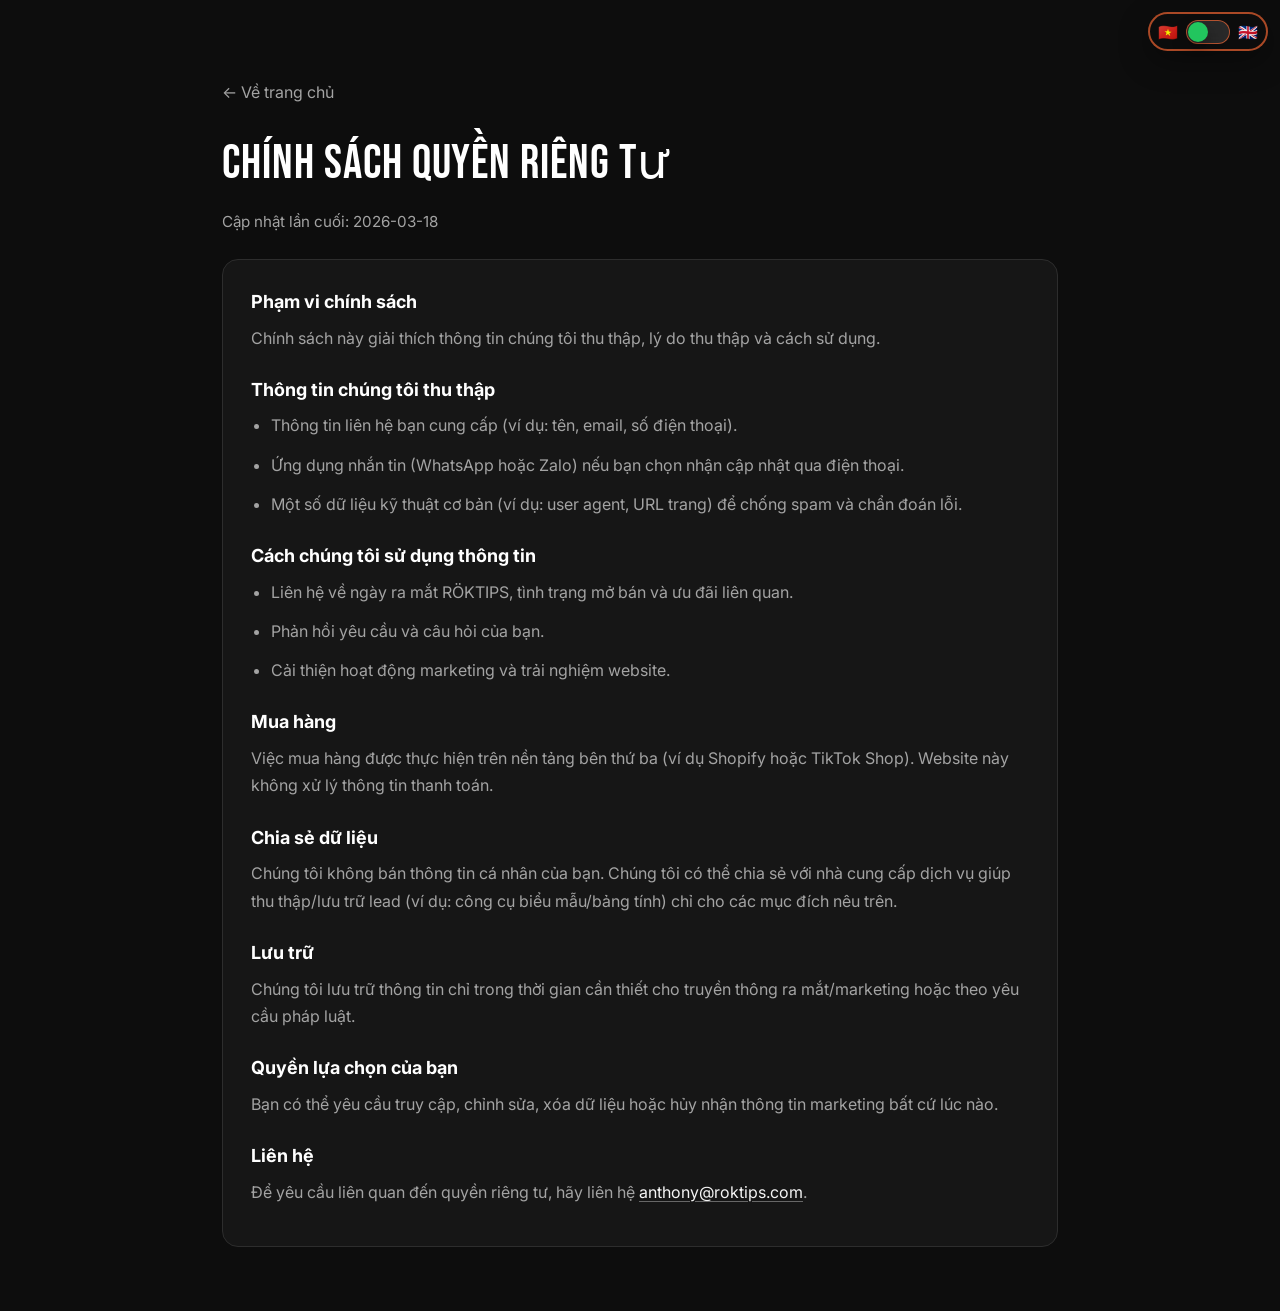
<file: privacy.html>
<!DOCTYPE html>
<html lang="vi">
<head>
  <meta charset="UTF-8">
  <meta name="viewport" content="width=device-width, initial-scale=1.0">
  <meta name="description" data-i18n-content="privacy.metaDescription" content="Privacy Policy for RÖKTIPS.">
  <title data-i18n="privacy.metaTitle">Privacy Policy – RÖKTIPS</title>
  <link rel="preconnect" href="https://fonts.googleapis.com">
  <link rel="preconnect" href="https://fonts.gstatic.com" crossorigin>
  <link href="https://fonts.googleapis.com/css2?family=Bebas+Neue&family=Inter:wght@400;500;600;700&display=swap" rel="stylesheet">
  <link rel="stylesheet" href="css/styles.css?v=6">
</head>
<body>
  <!-- Language toggle -->
  <div class="lang-toggle" aria-label="Language selector" data-i18n-aria="lang.aria">
    <span class="lang-toggle__flag" aria-hidden="true" title="Tiếng Việt" data-i18n-title="lang.vnTitle">🇻🇳</span>
    <label class="lang-toggle__switch">
      <input type="checkbox" class="lang-toggle__input" id="lang-toggle" aria-label="Toggle language" data-i18n-aria="lang.toggleAria">
      <span class="lang-toggle__track" aria-hidden="true"></span>
      <span class="lang-toggle__thumb" aria-hidden="true"></span>
    </label>
    <span class="lang-toggle__flag" aria-hidden="true" title="English" data-i18n-title="lang.enTitle">🇬🇧</span>
  </div>

  <main class="legal">
    <div class="container legal__container">
      <a class="legal__back" href="index.html" data-i18n="legal.back">← Back to home</a>
      <h1 class="legal__title" data-i18n="privacy.title">Privacy Policy</h1>
      <p class="legal__updated" data-i18n="legal.updated">Last updated: 2026-03-18</p>

      <div class="legal__card">
        <h2 class="legal__heading" data-i18n="privacy.introTitle">What this policy covers</h2>
        <p class="legal__text" data-i18n="privacy.introText">
          This policy explains what information we collect, why we collect it, and how we use it.
        </p>

        <h2 class="legal__heading" data-i18n="privacy.collectTitle">Information we collect</h2>
        <ul class="legal__list">
          <li class="legal__text" data-i18n="privacy.collect1">Contact details you provide (such as name, email, and phone number).</li>
          <li class="legal__text" data-i18n="privacy.collect2">Preferred messaging app (WhatsApp or Zalo) if you opt in to phone updates.</li>
          <li class="legal__text" data-i18n="privacy.collect3">Basic technical data sent by your browser (such as user agent and the page URL) to help us prevent spam and diagnose issues.</li>
        </ul>

        <h2 class="legal__heading" data-i18n="privacy.useTitle">How we use your information</h2>
        <ul class="legal__list">
          <li class="legal__text" data-i18n="privacy.use1">To contact you about the RokTips launch, availability, and related offers.</li>
          <li class="legal__text" data-i18n="privacy.use2">To respond to your requests and questions.</li>
          <li class="legal__text" data-i18n="privacy.use3">To improve our marketing and website experience.</li>
        </ul>

        <h2 class="legal__heading" data-i18n="privacy.purchaseTitle">Purchases</h2>
        <p class="legal__text" data-i18n="privacy.purchaseText">
          Purchases are completed on third‑party platforms (for example Shopify or TikTok Shop). We don’t process payment details on this website.
        </p>

        <h2 class="legal__heading" data-i18n="privacy.sharingTitle">Sharing</h2>
        <p class="legal__text" data-i18n="privacy.sharingText">
          We do not sell your personal information. We may share it with service providers who help us collect and store leads (for example, form and spreadsheet tools), only for the purposes described above.
        </p>

        <h2 class="legal__heading" data-i18n="privacy.retentionTitle">Retention</h2>
        <p class="legal__text" data-i18n="privacy.retentionText">
          We keep your information only as long as needed for marketing and launch communications, or as required by law.
        </p>

        <h2 class="legal__heading" data-i18n="privacy.rightsTitle">Your choices</h2>
        <p class="legal__text" data-i18n="privacy.rightsText">
          You can request access, correction, or deletion of your information, or opt out of marketing messages at any time.
        </p>

        <h2 class="legal__heading" data-i18n="privacy.contactTitle">Contact</h2>
        <p class="legal__text" data-i18n-html="privacy.contactText">
          To make a privacy request, contact us at <a class="legal__link" href="mailto:anthony@roktips.com">anthony@roktips.com</a>.
        </p>
      </div>
    </div>
  </main>

  <script src="js/script.js"></script>
</body>
</html>
</file>
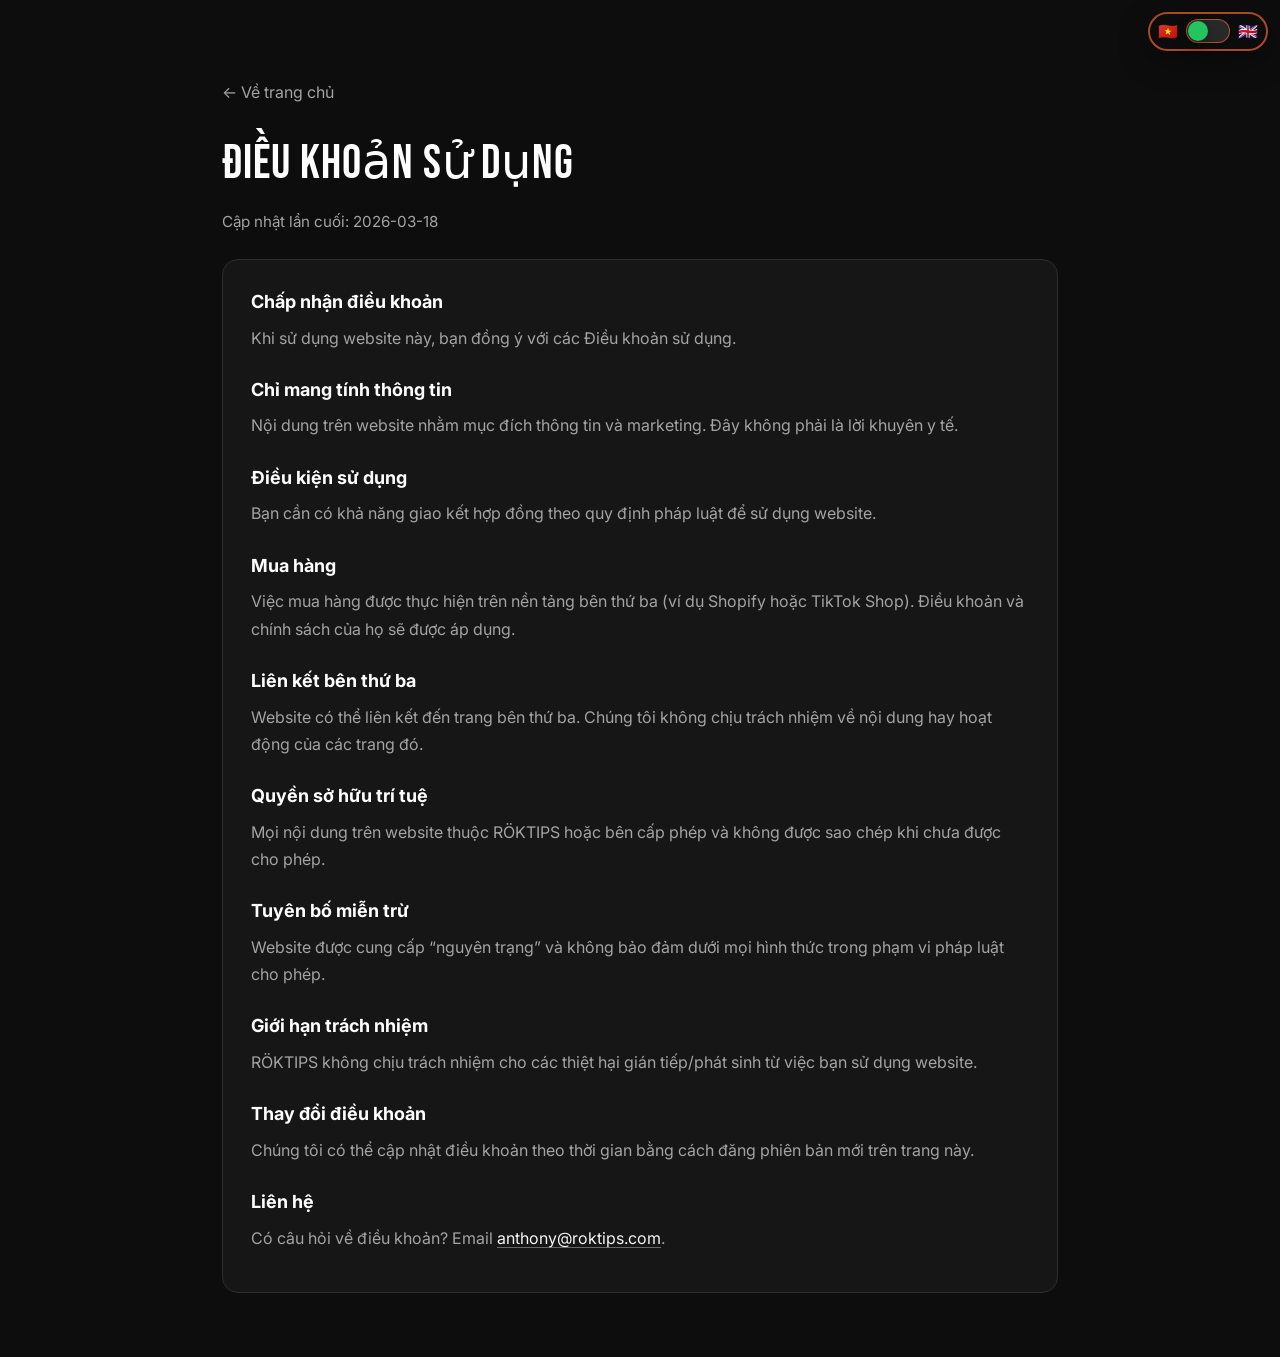
<file: terms.html>
<!DOCTYPE html>
<html lang="vi">
<head>
  <meta charset="UTF-8">
  <meta name="viewport" content="width=device-width, initial-scale=1.0">
  <meta name="description" data-i18n-content="terms.metaDescription" content="Terms of Use for RÖKTIPS.">
  <title data-i18n="terms.metaTitle">Terms of Use – RÖKTIPS</title>
  <link rel="preconnect" href="https://fonts.googleapis.com">
  <link rel="preconnect" href="https://fonts.gstatic.com" crossorigin>
  <link href="https://fonts.googleapis.com/css2?family=Bebas+Neue&family=Inter:wght@400;500;600;700&display=swap" rel="stylesheet">
  <link rel="stylesheet" href="css/styles.css?v=6">
</head>
<body>
  <!-- Language toggle -->
  <div class="lang-toggle" aria-label="Language selector" data-i18n-aria="lang.aria">
    <span class="lang-toggle__flag" aria-hidden="true" title="Tiếng Việt" data-i18n-title="lang.vnTitle">🇻🇳</span>
    <label class="lang-toggle__switch">
      <input type="checkbox" class="lang-toggle__input" id="lang-toggle" aria-label="Toggle language" data-i18n-aria="lang.toggleAria">
      <span class="lang-toggle__track" aria-hidden="true"></span>
      <span class="lang-toggle__thumb" aria-hidden="true"></span>
    </label>
    <span class="lang-toggle__flag" aria-hidden="true" title="English" data-i18n-title="lang.enTitle">🇬🇧</span>
  </div>

  <main class="legal">
    <div class="container legal__container">
      <a class="legal__back" href="index.html" data-i18n="legal.back">← Back to home</a>
      <h1 class="legal__title" data-i18n="terms.title">Terms of Use</h1>
      <p class="legal__updated" data-i18n="legal.updated">Last updated: 2026-03-18</p>

      <div class="legal__card">
        <h2 class="legal__heading" data-i18n="terms.acceptTitle">Acceptance</h2>
        <p class="legal__text" data-i18n="terms.acceptText">
          By using this website, you agree to these Terms of Use.
        </p>

        <h2 class="legal__heading" data-i18n="terms.infoTitle">Information only</h2>
        <p class="legal__text" data-i18n="terms.infoText">
          Content on this website is provided for general information and marketing purposes. It is not medical advice.
        </p>

        <h2 class="legal__heading" data-i18n="terms.eligibilityTitle">Eligibility</h2>
        <p class="legal__text" data-i18n="terms.eligibilityText">
          You must be able to form a legally binding contract to use this website.
        </p>

        <h2 class="legal__heading" data-i18n="terms.purchasesTitle">Purchases</h2>
        <p class="legal__text" data-i18n="terms.purchasesText">
          Purchases are completed on third‑party platforms (for example Shopify or TikTok Shop). Their terms and policies apply.
        </p>

        <h2 class="legal__heading" data-i18n="terms.linksTitle">Third‑party links</h2>
        <p class="legal__text" data-i18n="terms.linksText">
          This website may link to third‑party sites. We are not responsible for their content or practices.
        </p>

        <h2 class="legal__heading" data-i18n="terms.ipTitle">Intellectual property</h2>
        <p class="legal__text" data-i18n="terms.ipText">
          All content on this website is owned by RokTips or its licensors and may not be copied without permission.
        </p>

        <h2 class="legal__heading" data-i18n="terms.disclaimerTitle">Disclaimer</h2>
        <p class="legal__text" data-i18n="terms.disclaimerText">
          This website is provided “as is” without warranties of any kind, to the fullest extent permitted by law.
        </p>

        <h2 class="legal__heading" data-i18n="terms.liabilityTitle">Limitation of liability</h2>
        <p class="legal__text" data-i18n="terms.liabilityText">
          RokTips will not be liable for any indirect or consequential damages arising from your use of this website.
        </p>

        <h2 class="legal__heading" data-i18n="terms.changesTitle">Changes</h2>
        <p class="legal__text" data-i18n="terms.changesText">
          We may update these terms from time to time by posting a new version on this page.
        </p>

        <h2 class="legal__heading" data-i18n="terms.contactTitle">Contact</h2>
        <p class="legal__text" data-i18n-html="terms.contactText">
          Questions about these terms? Email <a class="legal__link" href="mailto:anthony@roktips.com">anthony@roktips.com</a>.
        </p>
      </div>
    </div>
  </main>

  <script src="js/script.js"></script>
</body>
</html>
</file>
<file: css/styles.css>
/* ============================================
   RokTips – Product Landing Page
   Dark rock-inspired, high-contrast, modern
   ============================================ */

:root {
  /* Palette */
  --bg-dark: #0d0d0d;
  --bg-card: #161616;
  --bg-elevated: #1a1a1a;
  --surface: #252525;
  --border: #2d2d2d;
  --text: #f5f5f5;
  --text-muted: #a3a3a3;
  --accent: #ff6b35;
  --accent-hover: #ff8555;
  --accent-muted: rgba(255, 107, 53, 0.15);
  --white: #ffffff;
  --success: #22c55e;

  /* Spacing */
  --section-padding-y: 5rem;
  --section-padding-y-mobile: 3.5rem;
  --container-gap: 2rem;
}

*,
*::before,
*::after {
  box-sizing: border-box;
}

html {
  scroll-behavior: smooth;
}

body {
  margin: 0;
  font-family: 'Inter', -apple-system, BlinkMacSystemFont, sans-serif;
  font-size: 1rem;
  line-height: 1.6;
  color: var(--text);
  background: var(--bg-dark);
  -webkit-font-smoothing: antialiased;
}

/* Sticky header stack (banner + buy bar) */
:root {
  --banner-h: 0px;
}

body.has-banner { padding-top: 0; }
body.banner-dismissed.has-banner { padding-top: 0; }

img {
  max-width: 100%;
  height: auto;
  display: block;
}

a {
  color: inherit;
  text-decoration: none;
}

/* ============================================
   Language toggle (VN/EN)
   ============================================ */
.lang-toggle {
  position: fixed;
  top: 0.75rem;
  right: 0.75rem;
  /* Above banners/bars, below modals */
  z-index: 150;
  display: inline-flex;
  align-items: center;
  gap: 0.5rem;
  padding: 0.35rem 0.5rem;
  border-radius: 999px;
  background: rgba(13, 13, 13, 0.72);
  border: 2px solid rgba(255, 107, 53, 0.65);
  backdrop-filter: blur(10px);
  -webkit-backdrop-filter: blur(10px);
  box-shadow: 0 10px 30px rgba(0, 0, 0, 0.35);
}

.lang-toggle__flag {
  font-size: 1rem;
  line-height: 1;
  opacity: 0.95;
}

.lang-toggle__switch {
  position: relative;
  width: 44px;
  height: 24px;
  display: inline-flex;
  align-items: center;
  justify-content: center;
}

.lang-toggle__input {
  position: absolute;
  inset: 0;
  opacity: 0;
  cursor: pointer;
}

.lang-toggle__track {
  position: absolute;
  inset: 0;
  background: rgba(255, 255, 255, 0.12);
  border: 1px solid rgba(255, 107, 53, 0.65);
  border-radius: 999px;
  transition: background 0.2s ease, border-color 0.2s ease;
}

.lang-toggle__thumb {
  position: absolute;
  top: 2px;
  left: 2px;
  width: 20px;
  height: 20px;
  border-radius: 999px;
  background: var(--success);
  box-shadow: 0 8px 16px rgba(0, 0, 0, 0.35);
  transition: transform 0.2s ease, background 0.2s ease;
}

.lang-toggle__input:checked ~ .lang-toggle__thumb {
  transform: translateX(20px);
  background: var(--success);
}

.lang-toggle__input:focus-visible ~ .lang-toggle__track {
  outline: 2px solid var(--accent);
  outline-offset: 2px;
}

@media (max-width: 767px) {
  .lang-toggle {
    top: 0.6rem;
    right: 0.6rem;
  }
}

/* When offer banner is present, drop toggle below it */
body.has-banner .lang-toggle {
  top: calc(48px + 0.75rem);
}

@media (max-width: 767px) {
  body.has-banner .lang-toggle {
    top: calc(48px + 0.6rem);
  }
}

/* Language toggle inside sticky bar */
.sticky-buy .lang-toggle {
  position: static;
  top: auto;
  right: auto;
  z-index: auto;
  background: transparent;
  backdrop-filter: none;
  -webkit-backdrop-filter: none;
  box-shadow: none;
  padding: 0.35rem 0.45rem;
}

/* Keep toggle vertically aligned in sticky buy bar */
.sticky-buy__buttons {
  align-items: center;
}

@media (max-width: 767px) {
  .sticky-buy__buttons {
    align-items: center;
  }
}

/* Smaller vertical padding to avoid colliding with offer banner */
.sticky-buy__buttons .btn--sm {
  padding-top: 0.35rem;
  padding-bottom: 0.35rem;
}

/* Container */
.container {
  width: 100%;
  max-width: 1200px;
  margin: 0 auto;
  padding: 0 1.25rem;
}

@media (min-width: 768px) {
  .container {
    padding: 0 2rem;
  }
}

/* Section titles */
.section-title {
  font-family: 'Bebas Neue', sans-serif;
  font-size: clamp(2rem, 5vw, 3rem);
  font-weight: 400;
  letter-spacing: 0.02em;
  text-align: center;
  margin: 0 0 0.5rem;
  color: var(--white);
}

.section-subtitle {
  text-align: center;
  font-size: 1rem;
  color: var(--text-muted);
  margin: 0 0 2.5rem;
  max-width: 36ch;
  margin-left: auto;
  margin-right: auto;
}

/* Buttons */
.btn {
  display: inline-flex;
  align-items: center;
  justify-content: center;
  padding: 0.875rem 1.75rem;
  font-family: inherit;
  font-size: 0.9375rem;
  font-weight: 600;
  border: none;
  border-radius: 8px;
  cursor: pointer;
  transition: background 0.2s, transform 0.15s;
}

.btn:focus-visible {
  outline: 2px solid var(--accent);
  outline-offset: 2px;
}

.btn--primary {
  background: var(--accent);
  color: var(--white);
}

.btn--primary:hover {
  background: var(--accent-hover);
  transform: translateY(-1px);
}

.btn--secondary {
  background: transparent;
  color: var(--text);
  border: 2px solid var(--border);
}

.btn--secondary:hover {
  border-color: var(--accent);
  color: var(--accent);
  transform: translateY(-1px);
}

.btn--lg {
  padding: 1rem 2rem;
  font-size: 1rem;
}

.btn--sm {
  padding: 0.5rem 1rem;
  font-size: 0.875rem;
}

/* Subtle pulse for primary CTA */
@keyframes cta-pulse {
  0%, 100% { box-shadow: 0 0 0 0 rgba(255, 107, 53, 0.35); }
  50% { box-shadow: 0 0 0 8px rgba(255, 107, 53, 0); }
}

.btn--pulse.btn--primary {
  animation: cta-pulse 2s ease-in-out infinite;
}

.btn--pulse.btn--primary:hover {
  animation: none;
  box-shadow: 0 4px 14px rgba(255, 107, 53, 0.4);
}

/* ============================================
   Launch offer banner
   ============================================ */
.launch-banner {
  position: sticky;
  top: 0;
  z-index: 101;
  background: linear-gradient(90deg, var(--accent) 0%, #e85a2a 100%);
  color: var(--white);
  font-size: 0.875rem;
  font-weight: 500;
  box-shadow: 0 2px 12px rgba(255, 107, 53, 0.3);
  transition: transform 0.35s ease, opacity 0.35s ease;
}

.launch-banner.is-dismissed {
  display: none;
}

.launch-banner__inner {
  max-width: 1200px;
  margin: 0 auto;
  padding: 0.625rem 1.25rem 0.625rem 1.25rem;
  display: flex;
  align-items: center;
  justify-content: flex-start;
  gap: 0.75rem 1rem;
  position: relative;
  flex-wrap: wrap;
  padding-right: 2.5rem; /* space for dismiss button */
}

.launch-banner__logo-wrap {
  display: inline-flex;
  align-items: center;
  justify-content: center;
  background: #fff;
  padding: 0.35rem 0.6rem;
  border-radius: 6px;
  flex-shrink: 0;
  box-shadow: 0 0 0 1px rgba(0, 0, 0, 0.08);
}

.launch-banner__logo {
  height: 28px;
  width: auto;
  max-width: 100px;
  min-width: 60px;
  object-fit: contain;
  display: block;
}

.launch-banner__text {
  margin: 0;
  position: absolute;
  left: 50%;
  transform: translateX(-50%);
  text-align: center;
  padding: 0 3rem; /* avoid overlap with logo and dismiss */
  max-width: calc(100% - 8rem);
  box-sizing: border-box;
}

.launch-banner__badge {
  display: inline-block;
  background: rgba(0, 0, 0, 0.2);
  padding: 0.2em 0.5em;
  border-radius: 4px;
  font-weight: 700;
  font-size: 0.75rem;
  letter-spacing: 0.05em;
  margin-right: 0.35em;
  animation: badge-shine 3s ease-in-out infinite;
}

@keyframes badge-shine {
  0%, 100% { opacity: 1; }
  50% { opacity: 0.85; }
}

.launch-banner__dismiss {
  position: absolute;
  right: 0.75rem;
  top: 50%;
  transform: translateY(-50%);
  background: transparent;
  border: none;
  color: var(--white);
  font-size: 1.5rem;
  line-height: 1;
  cursor: pointer;
  padding: 0.25rem;
  opacity: 0.9;
  transition: opacity 0.2s;
  -webkit-tap-highlight-color: transparent;
}

.launch-banner__dismiss:hover {
  opacity: 1;
}

/* Small screens: logo and offer on same row; offer wraps to 2 lines beside logo */
@media (max-width: 767px) {
  .launch-banner__inner {
    flex-wrap: nowrap;
    padding-right: 2.5rem;
  }
  .launch-banner__text {
    position: static;
    left: auto;
    transform: none;
    width: auto;
    max-width: none;
    padding: 0 0.5rem;
    flex: 1;
    min-width: 0;
    text-align: center;
  }
}

@media (min-width: 768px) {
  .launch-banner__inner {
    padding: 0.75rem 2rem;
  }
  .launch-banner__dismiss {
    right: 1.5rem;
  }
}

/* ============================================
   Sticky buy bar
   ============================================ */
.sticky-buy {
  position: sticky;
  top: var(--banner-h);
  z-index: 100;
  /* Use opaque background to avoid banner/logo bleed-through */
  background: var(--bg-dark);
  backdrop-filter: none;
  -webkit-backdrop-filter: none;
  border-bottom: 1px solid var(--border);
  transform: none;
  transition: none;
}

main { padding-top: 0; padding-bottom: 0; }

.sticky-buy__inner {
  max-width: 1200px;
  margin: 0 auto;
  padding: 0.75rem 1.25rem;
  display: flex;
  align-items: center;
  justify-content: flex-end;
  gap: 1rem;
}

/* Label removed from markup */

.sticky-buy__buttons {
  display: flex;
  gap: 0.75rem;
  flex-wrap: nowrap;
}

@media (min-width: 768px) {
  .sticky-buy__inner {
    padding: 0.875rem 2rem;
  }
}

/* ============================================
   Hero
   ============================================ */
.hero {
  position: relative;
  min-height: 100vh; /* fallback */
  min-height: 100svh; /* stable viewport height on mobile */
  min-height: 100dvh; /* dynamic viewport height when supported */
  display: flex;
  align-items: center;
  padding: var(--section-padding-y-mobile) 0 4rem;
  overflow-x: hidden;
  overflow-y: visible;
}

@media (min-width: 768px) {
  .hero {
    padding: var(--section-padding-y) 0 4rem;
  }
}

.hero__bg {
  position: absolute;
  inset: 0;
  z-index: 0;
  background: radial-gradient(ellipse 80% 60% at 50% 0%, var(--accent-muted) 0%, transparent 50%),
              var(--bg-dark);
  pointer-events: none;
}

.hero__container {
  position: relative;
  z-index: 1;
  display: grid;
  gap: 2.5rem;
  align-items: center;
}

@media (min-width: 900px) {
  .hero__container {
    grid-template-columns: 1fr 1fr;
    gap: 3rem;
    min-height: 70vh;
  }
}

.hero__content {
  text-align: center;
}

@media (min-width: 900px) {
  .hero__content {
    text-align: left;
  }
}

.hero__brand {
  font-family: 'Bebas Neue', sans-serif;
  font-size: 1.25rem;
  letter-spacing: 0.2em;
  color: var(--accent);
  margin: 0 0 0.5rem;
}

.hero__headline {
  font-family: 'Bebas Neue', sans-serif;
  font-size: clamp(2.5rem, 6vw, 4rem);
  font-weight: 400;
  line-height: 1.1;
  letter-spacing: 0.02em;
  margin: 0 0 1rem;
  color: var(--white);
}

.hero__subheadline {
  font-size: clamp(1rem, 2vw, 1.125rem);
  color: var(--text-muted);
  margin: 0 0 1rem;
  max-width: 480px;
}

.hero__urgency {
  font-size: 0.9375rem;
  font-weight: 600;
  color: var(--accent);
  margin: 0 0 1.5rem;
}

.hero__features {
  display: flex;
  flex-wrap: wrap;
  gap: 1rem 1.5rem;
  margin-bottom: 2rem;
  justify-content: center;
}

@media (min-width: 900px) {
  .hero__features {
    justify-content: flex-start;
  }
}

.hero__feature {
  display: inline-flex;
  align-items: center;
  gap: 0.35rem;
  font-size: 0.875rem;
  color: var(--text-muted);
}

.hero__feature-icon {
  color: var(--success);
  font-weight: 700;
}

.hero__content .hero__subheadline {
  margin-left: auto;
  margin-right: auto;
}

@media (min-width: 900px) {
  .hero__content .hero__subheadline {
    margin-left: 0;
    margin-right: 0;
  }
}

.hero__cta {
  display: flex;
  flex-wrap: wrap;
  gap: 1rem;
  justify-content: center;
}

@media (min-width: 900px) {
  .hero__cta {
    justify-content: flex-start;
  }
}

.hero__media {
  margin: 0;
  display: flex;
  justify-content: center;
  align-items: center;
}

.hero__image {
  border-radius: 16px;
  box-shadow: 0 24px 48px rgba(0, 0, 0, 0.5);
  transition: transform 0.5s ease;
}

@media (max-width: 767px) {
  .hero__image {
    width: min(78vw, 320px);
  }
}

.hero__media:hover .hero__image {
  transform: scale(1.02);
}

/* ============================================
   Social proof strip
   ============================================ */
.social-proof {
  padding: 1.75rem 0;
  background: var(--bg-elevated);
  border-top: 1px solid var(--border);
  border-bottom: 1px solid var(--border);
}

.social-proof .container {
  display: flex;
  flex-direction: column;
  align-items: center;
  gap: 0.5rem;
  text-align: center;
}

.social-proof__text {
  font-size: 0.9375rem;
  color: var(--text-muted);
  margin: 0;
}

.social-proof__stats {
  display: flex;
  align-items: center;
  gap: 0.5rem;
}

.social-proof__stars {
  color: var(--accent);
  font-size: 1.125rem;
  letter-spacing: 0.1em;
  animation: stars-soft 4s ease-in-out infinite;
}

.social-proof__count {
  font-weight: 600;
  font-size: 0.9375rem;
  color: var(--text);
}

/* ============================================
   Video section
   ============================================ */
.video-section {
  padding: var(--section-padding-y-mobile) 0;
}

@media (min-width: 768px) {
  .video-section {
    padding: var(--section-padding-y) 0;
  }
}

.video-cta {
  text-align: center;
  margin-top: 0.5rem;
}

.how-it-works .video-cta {
  margin-top: 2rem;
}

.video-wrapper {
  position: relative;
  max-width: 960px;
  margin: 0 auto;
  aspect-ratio: 16 / 9;
  border-radius: 12px;
  overflow: hidden;
  background: var(--surface);
}

.video-thumb {
  display: block;
  position: relative;
  aspect-ratio: 16 / 9;
}

.video-thumb img {
  width: 100%;
  height: 100%;
  object-fit: cover;
}

.video-thumb__play {
  position: absolute;
  top: 50%;
  left: 50%;
  transform: translate(-50%, -50%);
  width: 72px;
  height: 72px;
  background: var(--accent);
  border-radius: 50%;
  box-shadow: 0 8px 24px rgba(255, 107, 53, 0.4);
  transition: transform 0.2s, background 0.2s;
}

.video-thumb__play::after {
  content: '';
  position: absolute;
  top: 50%;
  left: 52%;
  transform: translate(-50%, -50%);
  border: 14px solid transparent;
  border-left-color: var(--white);
  margin-left: 4px;
}

.video-thumb:hover .video-thumb__play {
  transform: translate(-50%, -50%) scale(1.08);
  background: var(--accent-hover);
}

.video-embed {
  position: absolute;
  inset: 0;
  background: var(--bg-dark);
}

.video-thumb[hidden] {
  display: none;
}

.video-embed iframe {
  width: 100%;
  height: 100%;
  border: none;
}

.video-embed[hidden] {
  display: none;
}

/* Fullscreen video modal */
.video-modal {
  position: fixed;
  inset: 0;
  z-index: 190;
  display: none;
  align-items: center;
  justify-content: center;
  padding: clamp(0.75rem, 3vw, 2rem);
}

.video-modal.is-open {
  display: flex;
}

.video-modal__backdrop {
  position: absolute;
  inset: 0;
  background: rgba(0, 0, 0, 0.75);
}

.video-modal__dialog {
  position: relative;
  width: min(960px, 100%);
  margin: 0;
  padding: 0;
  border-radius: 12px;
  overflow: hidden;
  box-shadow: 0 24px 60px rgba(0, 0, 0, 0.7);
}

.video-modal__close {
  position: absolute;
  top: 0.5rem;
  right: 0.75rem;
  z-index: 2;
  background: rgba(0, 0, 0, 0.6);
  border: none;
  color: #fff;
  font-size: 1.5rem;
  line-height: 1;
  padding: 0.2rem 0.5rem;
  cursor: pointer;
}

.video-modal__frame {
  position: relative;
  width: 100%;
  aspect-ratio: 16 / 9;
  max-height: calc(100vh - 4.5rem);
  background: #000;
}

.video-modal__frame iframe {
  position: absolute;
  inset: 0;
  width: 100%;
  height: 100%;
  border: none;
}

.video-modal__frame video {
  position: absolute;
  inset: 0;
  width: 100%;
  height: 100%;
  border: none;
  background: #000;
}

/* ============================================
   Benefits
   ============================================ */
.benefits {
  padding: var(--section-padding-y-mobile) 0;
  background: var(--bg-elevated);
}

@media (min-width: 768px) {
  .benefits {
    padding: var(--section-padding-y) 0;
  }
}

.benefits__grid {
  display: grid;
  grid-template-columns: 1fr;
  gap: 1.5rem;
}

@media (min-width: 600px) {
  .benefits__grid {
    grid-template-columns: repeat(2, 1fr);
  }
}

@media (min-width: 900px) {
  .benefits__grid {
    grid-template-columns: repeat(4, 1fr);
    gap: 1.5rem;
  }
}

.benefit-card {
  background: var(--bg-card);
  border: 1px solid var(--border);
  border-radius: 12px;
  padding: 1.75rem;
  transition: transform 0.25s ease, border-color 0.25s ease, box-shadow 0.25s ease;
}

.benefit-card:hover {
  transform: translateY(-6px);
  border-color: var(--accent-muted);
  box-shadow: 0 16px 32px rgba(0, 0, 0, 0.35);
}

.benefit-card:hover .benefit-card__icon {
  transform: scale(1.08);
}

.benefit-card__icon {
  width: 48px;
  height: 48px;
  color: var(--accent);
  margin-bottom: 1rem;
  transition: transform 0.25s ease;
}

.benefit-card__icon svg {
  width: 100%;
  height: 100%;
}

/* Staggered reveal delay for benefit cards */
.benefits__grid .benefit-card.reveal:nth-child(1) { transition-delay: 0.05s; }
.benefits__grid .benefit-card.reveal:nth-child(2) { transition-delay: 0.1s; }
.benefits__grid .benefit-card.reveal:nth-child(3) { transition-delay: 0.15s; }
.benefits__grid .benefit-card.reveal:nth-child(4) { transition-delay: 0.2s; }

.benefit-card__title {
  font-size: 1.125rem;
  font-weight: 600;
  margin: 0 0 0.5rem;
  color: var(--white);
}

.benefit-card__text {
  font-size: 0.9375rem;
  color: var(--text-muted);
  margin: 0;
  line-height: 1.5;
}

/* ============================================
   How it works
   ============================================ */
.how-it-works {
  padding: var(--section-padding-y-mobile) 0;
}

@media (min-width: 768px) {
  .how-it-works {
    padding: var(--section-padding-y) 0;
  }
}

.steps {
  list-style: none;
  margin: 0;
  padding: 0;
  display: grid;
  gap: 2rem;
  max-width: 640px;
  margin: 0 auto;
}

@media (min-width: 768px) {
  .steps {
    grid-template-columns: repeat(3, 1fr);
    gap: 2rem;
    max-width: none;
  }
}

.step {
  text-align: center;
  padding: 2rem 1.5rem;
  background: var(--bg-card);
  border: 1px solid var(--border);
  border-radius: 12px;
  transition: transform 0.2s, border-color 0.2s;
}

.step:hover {
  transform: translateY(-2px);
  border-color: var(--accent-muted);
}

.step__num {
  display: inline-flex;
  align-items: center;
  justify-content: center;
  width: 48px;
  height: 48px;
  font-family: 'Bebas Neue', sans-serif;
  font-size: 1.5rem;
  color: var(--accent);
  background: var(--accent-muted);
  border-radius: 50%;
  margin-bottom: 1rem;
  transition: transform 0.2s ease;
}

.step:hover .step__num {
  transform: scale(1.08);
}

.step__title {
  font-size: 1.125rem;
  font-weight: 600;
  margin: 0 0 0.5rem;
  color: var(--white);
}

.step__text {
  font-size: 0.9375rem;
  color: var(--text-muted);
  margin: 0;
}

/* ============================================
   Comparison table
   ============================================ */
.comparison {
  padding: var(--section-padding-y-mobile) 0;
  background: var(--bg-elevated);
}

@media (min-width: 768px) {
  .comparison {
    padding: var(--section-padding-y) 0;
  }
}

.comparison-table-wrapper {
  overflow-x: auto;
  border-radius: 12px;
  border: 1px solid var(--border);
}

.comparison-table {
  width: 100%;
  min-width: 320px;
  border-collapse: collapse;
  font-size: 0.9375rem;
}

.comparison-table th,
.comparison-table td {
  padding: 1rem 1.25rem;
  text-align: left;
  border-bottom: 1px solid var(--border);
}

.comparison-table thead th {
  background: var(--bg-card);
  font-weight: 600;
  color: var(--white);
}

.comparison-table thead th:first-child {
  border-radius: 12px 0 0 0;
}

.comparison-table thead th:last-child {
  border-radius: 0 12px 0 0;
  color: var(--accent);
}

.comparison-table tbody th {
  font-weight: 500;
  color: var(--text-muted);
  width: 35%;
}

.comparison-table tbody td {
  color: var(--text);
}

.comparison-table tbody tr:last-child th,
.comparison-table tbody tr:last-child td {
  border-bottom: none;
}

.comparison-table tbody td:last-child {
  color: var(--success);
}

/* ============================================
   Testimonials
   ============================================ */
.testimonials {
  padding: var(--section-padding-y-mobile) 0;
}

@media (min-width: 768px) {
  .testimonials {
    padding: var(--section-padding-y) 0;
  }
}

.testimonials__grid {
  display: grid;
  grid-template-columns: 1fr;
  gap: 1.5rem;
}

@media (min-width: 600px) {
  .testimonials__grid {
    grid-template-columns: repeat(3, 1fr);
  }
}

.testimonial-card {
  margin: 0;
  padding: 1.75rem;
  background: var(--bg-card);
  border: 1px solid var(--border);
  border-radius: 12px;
  transition: transform 0.2s, border-color 0.2s;
}

.testimonial-card:hover {
  transform: translateY(-2px);
  border-color: var(--accent-muted);
}

.testimonial-card__stars {
  color: var(--accent);
  font-size: 1rem;
  letter-spacing: 0.05em;
  margin-bottom: 0.75rem;
  display: inline-block;
  animation: stars-soft 4s ease-in-out infinite;
}

@keyframes stars-soft {
  0%, 100% { opacity: 1; }
  50% { opacity: 0.85; }
}

.testimonial-card__quote {
  font-size: 1rem;
  line-height: 1.6;
  color: var(--text);
  margin: 0 0 1.25rem;
  font-style: italic;
}

.testimonial-card__author {
  display: flex;
  align-items: center;
  gap: 0.75rem;
}

.testimonial-card__avatar {
  width: 48px;
  height: 48px;
  border-radius: 50%;
  object-fit: cover;
}

.testimonial-card__author cite {
  font-style: normal;
  font-weight: 500;
  font-size: 0.9375rem;
  color: var(--text-muted);
}

/* ============================================
   FAQ
   ============================================ */
.faq {
  padding: var(--section-padding-y-mobile) 0;
  background: var(--bg-elevated);
}

@media (min-width: 768px) {
  .faq {
    padding: var(--section-padding-y) 0;
  }
}

.faq-list {
  max-width: 640px;
  margin: 0 auto;
}

.faq-item {
  border-bottom: 1px solid var(--border);
}

.faq-item:first-child {
  border-radius: 12px 12px 0 0;
  overflow: hidden;
}

.faq-item:last-child {
  border-radius: 0 0 12px 12px;
  border-bottom: none;
}

.faq-item__question {
  padding: 1.25rem 1.5rem;
  font-size: 1rem;
  font-weight: 600;
  color: var(--white);
  cursor: pointer;
  list-style: none;
  display: flex;
  align-items: center;
  justify-content: space-between;
  gap: 1rem;
  transition: background 0.2s;
}

.faq-item__question::-webkit-details-marker {
  display: none;
}

.faq-item__question::after {
  content: '+';
  font-size: 1.25rem;
  color: var(--accent);
  flex-shrink: 0;
  transition: transform 0.2s;
}

.faq-item[open] .faq-item__question::after {
  transform: rotate(45deg);
}

.faq-item__question:hover {
  background: var(--bg-card);
}

.faq-item__answer {
  padding: 0 1.5rem 1.25rem;
  margin: 0;
  font-size: 0.9375rem;
  color: var(--text-muted);
  line-height: 1.6;
}

/* ============================================
   Final CTA
   ============================================ */
.cta-final {
  padding: var(--section-padding-y-mobile) 0;
}

@media (min-width: 768px) {
  .cta-final {
    padding: var(--section-padding-y) 0;
  }
}

.cta-final__box {
  max-width: 640px;
  margin: 0 auto;
  padding: 3rem 2rem;
  background: linear-gradient(135deg, var(--accent-muted) 0%, var(--bg-card) 100%);
  border: 1px solid var(--border);
  border-radius: 16px;
  text-align: center;
}

.cta-final__urgency {
  font-size: 0.875rem;
  font-weight: 700;
  color: var(--accent);
  text-transform: uppercase;
  letter-spacing: 0.08em;
  margin: 0 0 0.5rem;
}

.cta-final__headline {
  font-family: 'Bebas Neue', sans-serif;
  font-size: clamp(2rem, 4vw, 2.5rem);
  font-weight: 400;
  letter-spacing: 0.02em;
  margin: 0 0 0.75rem;
  color: var(--white);
}

.cta-final__text {
  font-size: 1rem;
  color: var(--text-muted);
  margin: 0 0 2rem;
  line-height: 1.6;
}

.cta-final__buttons {
  display: flex;
  flex-wrap: wrap;
  gap: 1rem;
  justify-content: center;
}

/* ============================================
   Footer
   ============================================ */
.footer {
  padding: 1rem 0;
  border-top: 1px solid var(--border);
  background: var(--bg-elevated);
}

.footer__copy {
  font-size: 0.875rem;
  color: var(--text-muted);
  margin: 0;
}

.footer__inner {
  display: flex;
  align-items: center;
  justify-content: space-between;
  gap: 1rem;
  flex-wrap: wrap;
}

.footer__links {
  display: inline-flex;
  align-items: center;
  gap: 1rem;
}

.footer__link {
  font-size: 0.875rem;
  font-weight: 600;
  color: var(--text-muted);
  transition: color 0.2s;
}

.footer__link:hover {
  color: var(--accent);
}

.footer__top {
  width: 38px;
  height: 38px;
  border-radius: 999px;
  display: inline-flex;
  align-items: center;
  justify-content: center;
  border: 1px solid var(--border);
  background: rgba(255, 255, 255, 0.04);
  color: var(--text);
  transition: transform 0.15s ease, border-color 0.2s ease, background 0.2s ease;
}

.footer__top:hover {
  transform: translateY(-1px);
  border-color: var(--accent);
  background: rgba(255, 107, 53, 0.08);
}

.footer__top:focus-visible {
  outline: 2px solid var(--accent);
  outline-offset: 2px;
}

.footer__top svg {
  width: 20px;
  height: 20px;
}

@media (max-width: 520px) {
  .footer__inner {
    justify-content: center;
    text-align: center;
  }
}

/* ============================================
   Interest registration modal
   ============================================ */
.interest-modal {
  position: fixed;
  inset: 0;
  z-index: 200;
  display: none;
}

.interest-modal.is-open {
  display: block;
}

.interest-modal__backdrop {
  position: absolute;
  inset: 0;
  background: rgba(0, 0, 0, 0.7);
}

.interest-modal__dialog {
  position: relative;
  max-width: 480px;
  margin: 4rem auto;
  padding: 1.75rem 1.75rem 1.75rem;
  background: var(--bg-card);
  border-radius: 16px;
  border: 1px solid var(--border);
  box-shadow: 0 24px 60px rgba(0, 0, 0, 0.7);
  max-height: calc(100vh - 4rem);
  display: flex;
  flex-direction: column;
}

@media (max-width: 599px) {
  .interest-modal__dialog {
    margin: 3.5rem 1rem;
    padding: 1.75rem 1.5rem 1.5rem;
    max-height: calc(100vh - 3rem);
  }
}

.interest-modal__close {
  position: absolute;
  top: 0.75rem;
  right: 0.75rem;
  background: transparent;
  border: none;
  color: var(--text-muted);
  font-size: 1.5rem;
  line-height: 1;
  cursor: pointer;
}

.interest-modal__title {
  font-family: 'Bebas Neue', sans-serif;
  font-size: clamp(1.5rem, 3vw, 1.9rem);
  font-weight: 400;
  letter-spacing: 0.04em;
  margin: 0 0 0.35rem;
  color: var(--white);
}

.interest-modal__subtitle {
  margin: 0 0 1.25rem;
  font-size: 0.95rem;
  color: var(--text-muted);
}

.interest-modal__icon {
  display: inline-block;
  margin-right: 0.35rem;
}

.interest-modal__hint {
  margin: 0;
  font-size: 0.875rem;
  color: var(--text-muted);
}

.interest-modal__body {
  margin-top: 0.25rem;
  padding-top: 0.25rem;
  overflow-y: auto;
}

.interest-modal__fields {
  display: grid;
  gap: 0.9rem;
  margin-bottom: 0.75rem;
  grid-template-columns: repeat(2, minmax(0, 1fr));
}

@media (max-width: 420px) {
  .interest-modal__fields {
    grid-template-columns: 1fr;
  }
}

.interest-modal__channels {
  grid-column: 1 / -1;
}

.interest-modal__field {
  display: flex;
  flex-direction: column;
  gap: 0.35rem;
}

.interest-modal__label {
  font-size: 0.875rem;
  font-weight: 500;
  color: var(--text);
}

.interest-modal__input {
  padding: 0.6rem 0.75rem;
  border-radius: 8px;
  border: 1px solid var(--border);
  background: var(--bg-elevated);
  color: var(--text);
  font-family: inherit;
  font-size: 0.9375rem;
}

.interest-modal__input:focus-visible {
  outline: 2px solid var(--accent);
  outline-offset: 1px;
  border-color: var(--accent);
}

.interest-modal__phone {
  display: flex;
  gap: 0.5rem;
}

.interest-modal__phone-code {
  min-width: 110px;
  padding: 0.6rem 0.5rem;
  border-radius: 8px;
  border: 1px solid var(--border);
  background: var(--bg-elevated);
  color: var(--text);
  font-family: inherit;
  font-size: 0.9rem;
}

.interest-modal__phone-code:focus-visible {
  outline: 2px solid var(--accent);
  outline-offset: 1px;
  border-color: var(--accent);
}

.interest-modal__phone-input {
  flex: 1;
}

.interest-modal__channels {
  border: 1px solid var(--border);
  border-radius: 10px;
  padding: 0.6rem 0.75rem 0.75rem;
  margin: 0;
  background: var(--bg-elevated);
}

.interest-modal__channels legend {
  margin: 0 0 0.35rem;
}

.interest-modal__channel-row {
  display: flex;
  align-items: center;
  justify-content: space-between;
  gap: 0.75rem;
  flex-wrap: wrap;
}

.interest-modal__channel-options {
  display: flex;
  gap: 0.75rem;
  flex-wrap: wrap;
}

.interest-modal__phone-single {
  flex: 1;
  min-width: 220px;
}

.interest-modal__channel {
  display: inline-flex;
  align-items: center;
  gap: 0.35rem;
  font-size: 0.875rem;
  color: var(--text-muted);
  padding: 0.25rem 0.6rem;
  border-radius: 999px;
  border: 1px solid var(--border);
  cursor: pointer;
}

.interest-modal__channel input[type="radio"] {
  width: 1rem;
  height: 1rem;
}

.interest-modal__channel input[type="radio"]:checked + span {
  color: var(--accent);
  font-weight: 500;
}

.interest-modal__error,
.interest-modal__success {
  margin: 0 0 0.75rem;
  font-size: 0.875rem;
}

.interest-modal__error {
  color: #f97373;
}

.interest-modal__success {
  color: var(--success);
}

.interest-modal__submit {
  width: 100%;
  justify-content: center;
  margin-bottom: 0.75rem;
}

.interest-modal__privacy {
  margin: 0;
  font-size: 0.8rem;
  color: var(--text-muted);
}

.interest-modal__privacy a {
  color: var(--text);
  text-decoration: underline;
  text-underline-offset: 3px;
  text-decoration-color: rgba(255, 255, 255, 0.35);
}

.interest-modal__privacy a:hover {
  text-decoration-color: var(--accent);
}

/* ============================================
   Legal pages
   ============================================ */
.legal {
  padding: 5rem 0 4rem;
}

.legal__container {
  max-width: 900px;
}

.legal__back {
  display: inline-block;
  color: var(--text-muted);
  margin-bottom: 1.25rem;
}

.legal__back:hover {
  color: var(--accent);
}

.legal__title {
  font-family: 'Bebas Neue', sans-serif;
  font-size: clamp(2.25rem, 5vw, 3rem);
  font-weight: 400;
  letter-spacing: 0.02em;
  margin: 0 0 0.5rem;
  color: var(--white);
}

.legal__updated {
  margin: 0 0 1.5rem;
  color: var(--text-muted);
  font-size: 0.95rem;
}

.legal__card {
  background: var(--bg-card);
  border: 1px solid var(--border);
  border-radius: 16px;
  padding: 1.75rem;
}

.legal__heading {
  margin: 1.5rem 0 0.5rem;
  font-size: 1.125rem;
  color: var(--white);
}

.legal__heading:first-child {
  margin-top: 0;
}

.legal__text {
  margin: 0 0 0.75rem;
  color: var(--text-muted);
  line-height: 1.7;
}

.legal__list {
  margin: 0 0 0.75rem 1.25rem;
  padding: 0;
}

.legal__link {
  color: var(--text);
  text-decoration: underline;
  text-underline-offset: 3px;
  text-decoration-color: rgba(255, 255, 255, 0.35);
}

.legal__link:hover {
  text-decoration-color: var(--accent);
}

/* ============================================
   Scroll reveal animation
   ============================================ */
.reveal {
  opacity: 1;
  transform: none;
  transition: none;
}

/* Progressive enhancement: only animate/hide when JS is running */
html.js .reveal {
  opacity: 0;
  transform: translateY(24px);
  transition: opacity 0.6s ease, transform 0.6s ease;
}

html.js .reveal.is-visible {
  opacity: 1;
  transform: translateY(0);
}
</file>
